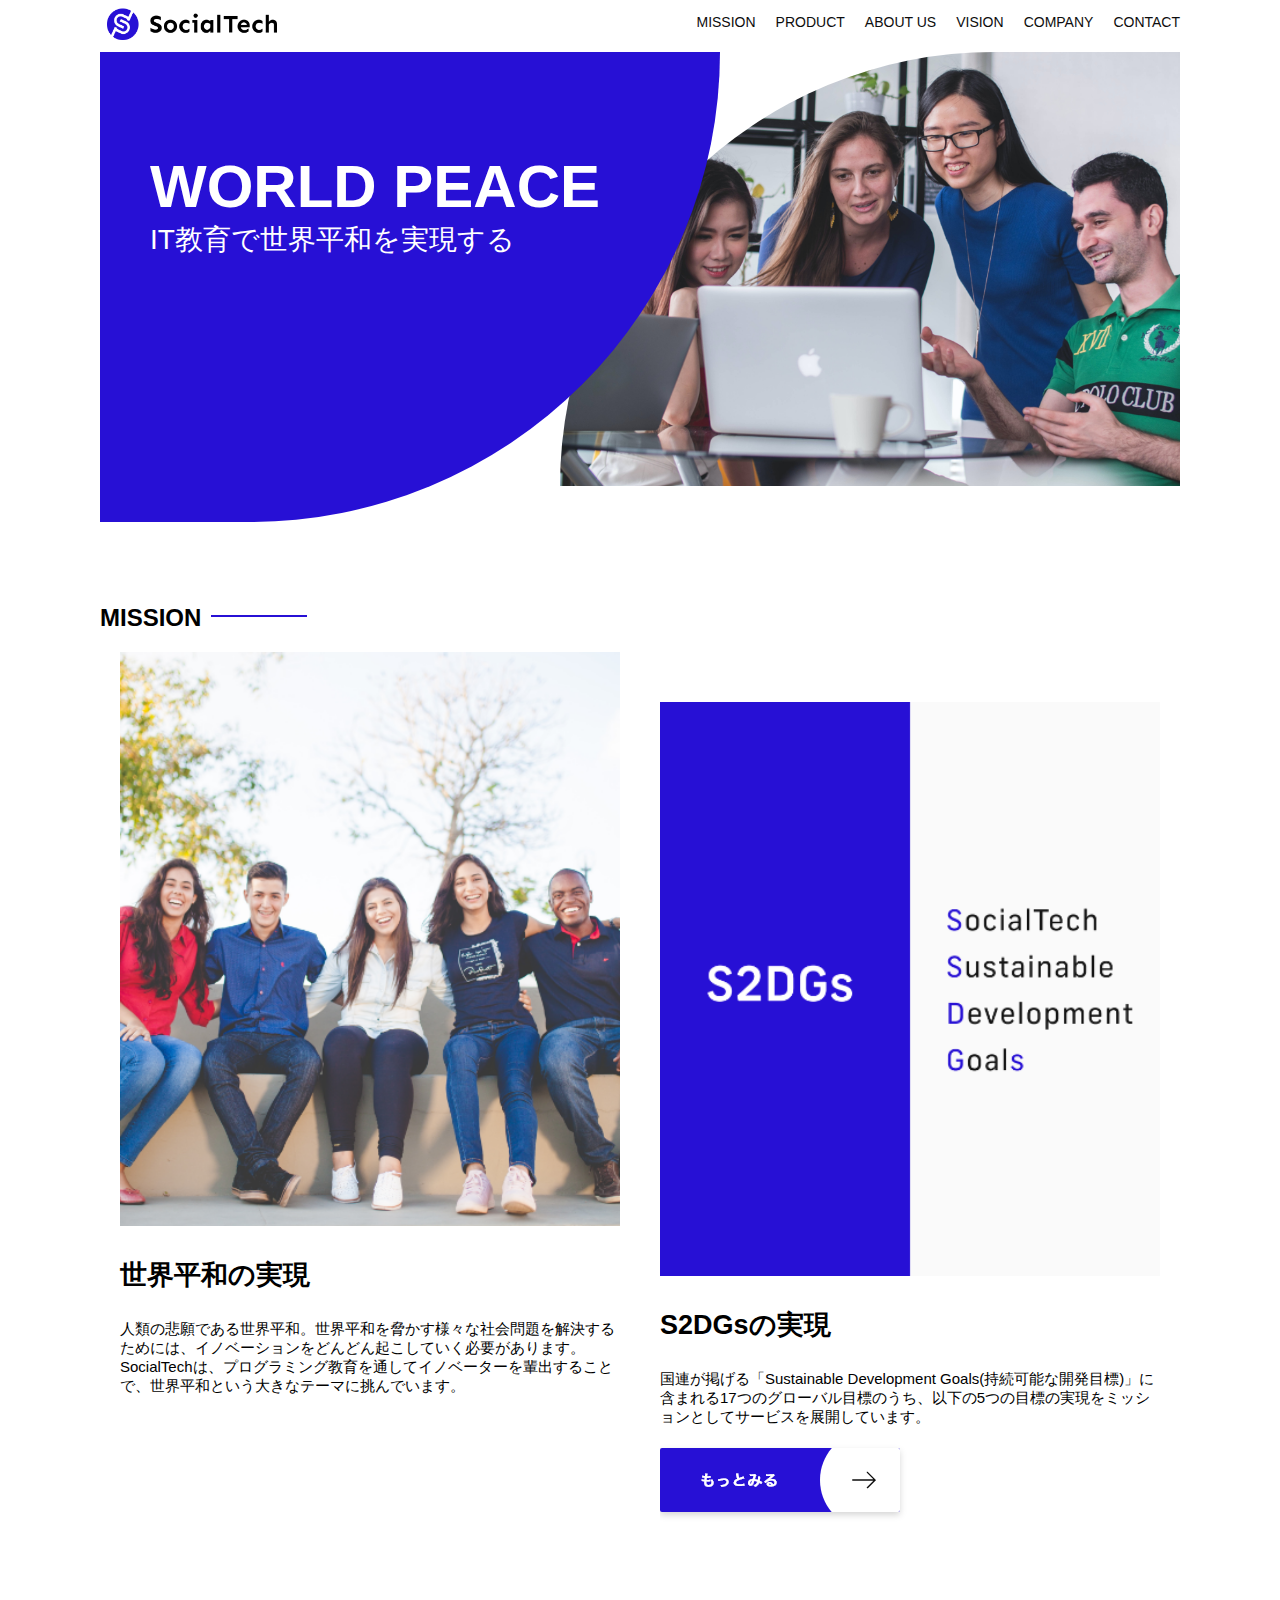
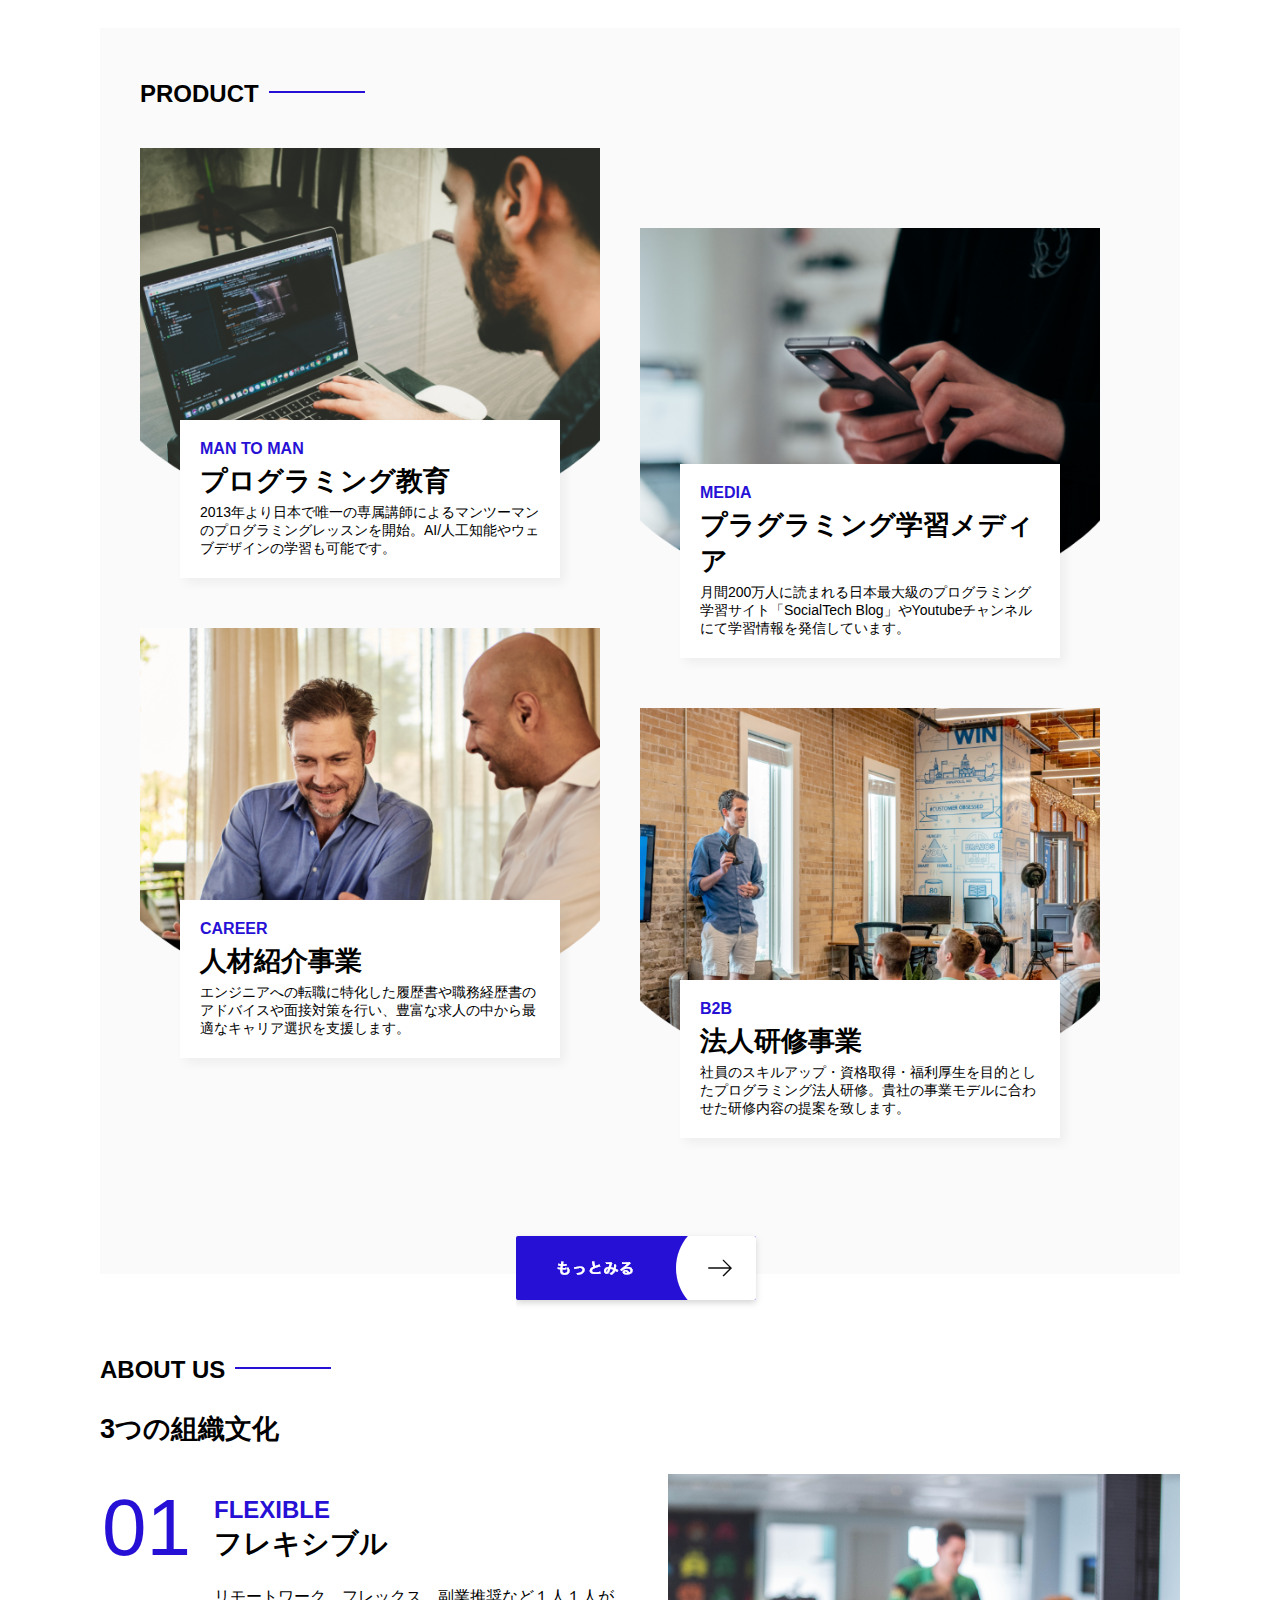
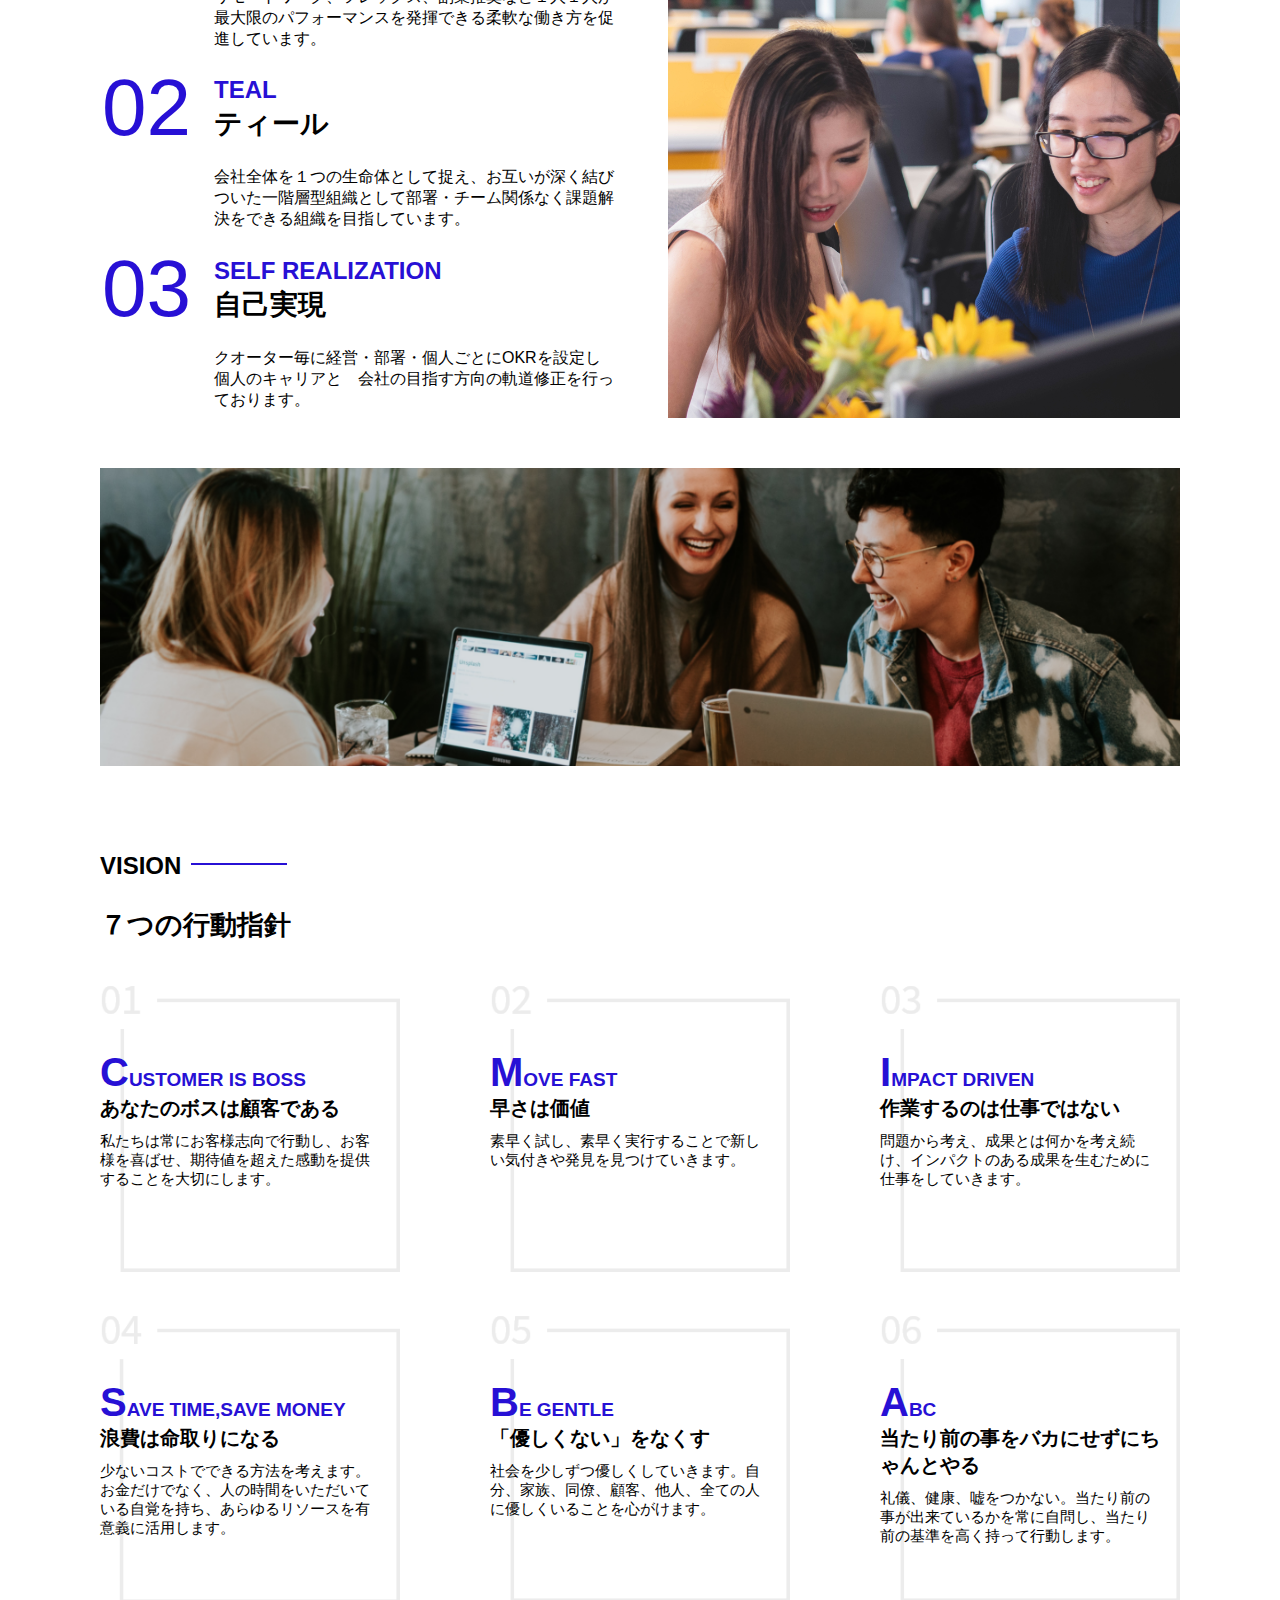
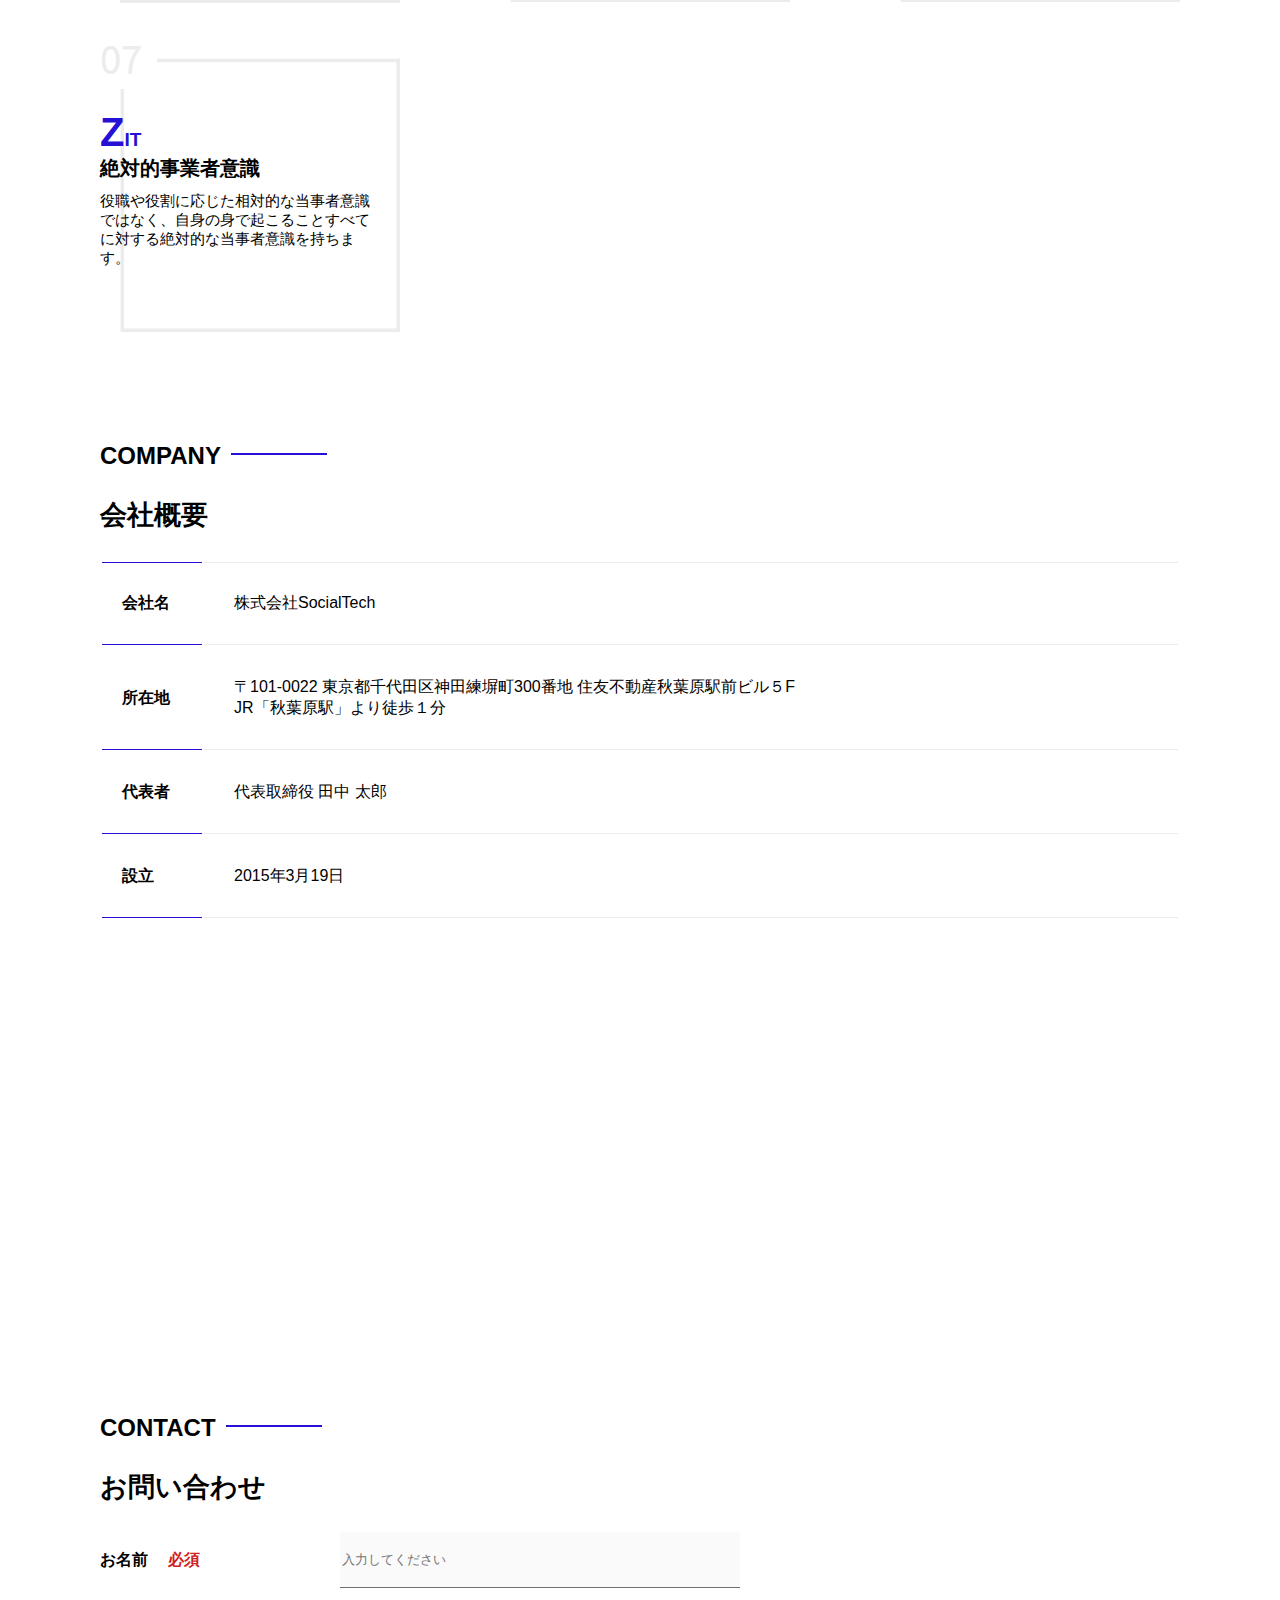
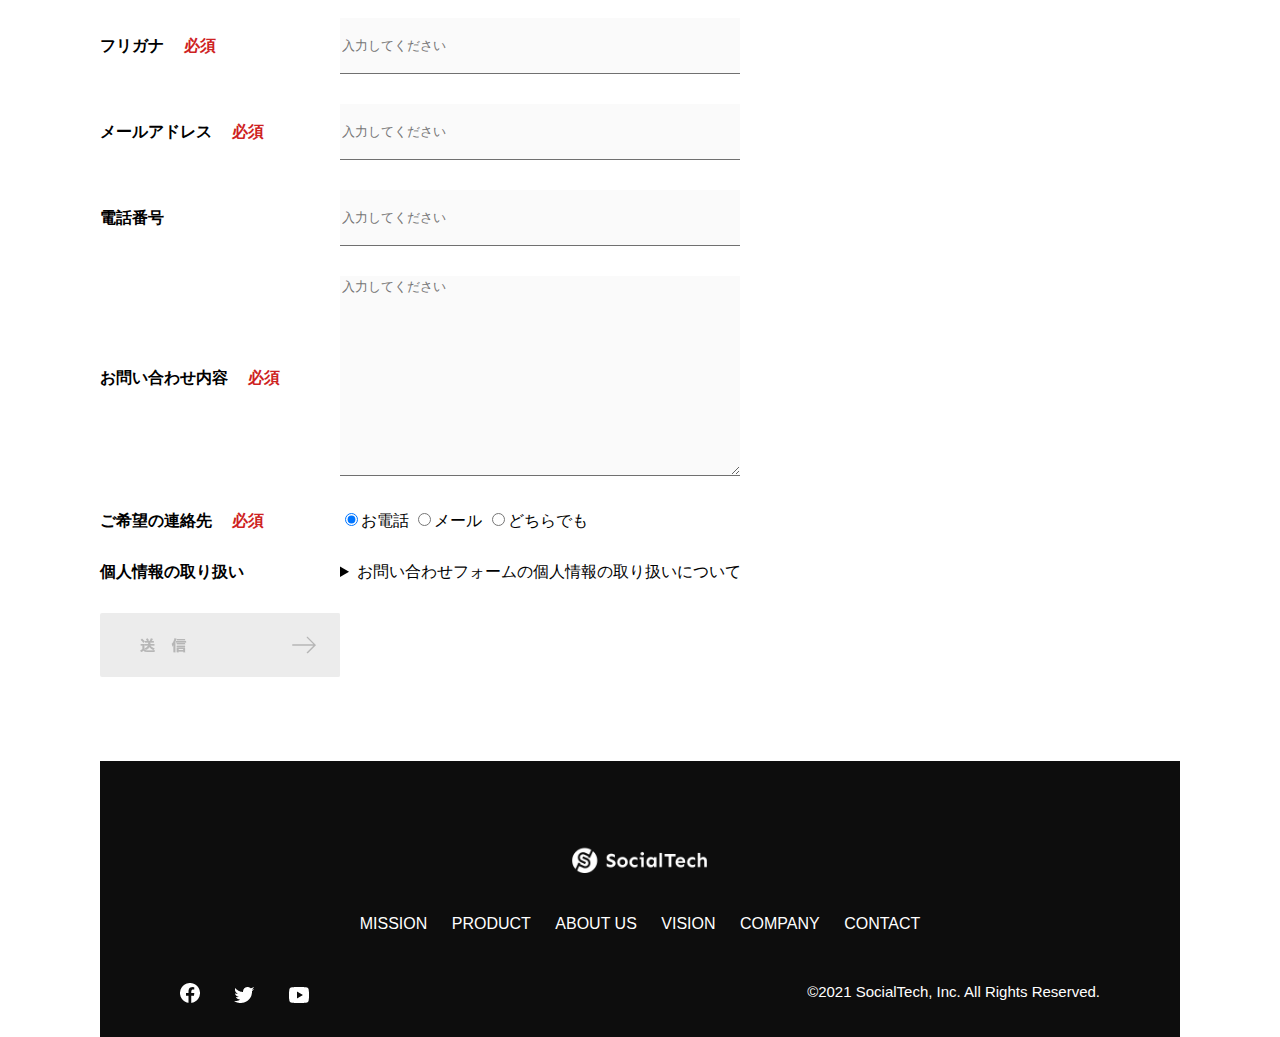
<file: socialtech/index.html>
<!DOCTYPE html>
<html>
    <head>
        <title>SocialTech</title>
        <meta charset="utf-8">
        <meta name="description" content="SocialTechはEdTech業界のリーディングカンパニーを目指します。">
        <meta name="viewport" content="width=device-width,initial-scale=1.0">
        <link rel="stylesheet" href="style.css">
    </head>

    <body>
        <!--ヘッダー-->
        <header>
            <!--ロゴ-->
            <a href="index.html" id="logo">
                <img src="images/logo.png" alt="トップページに戻る">
            </a>

            <!--PC用ナビゲーション-->
            <nav id="nav-pc">
                <ul>
                    <li><a href="mission.html">MISSION</a></li>
                    <li><a href="product.html">PRODUCT</a></li>
                    <li><a href="index.html#aboutus">ABOUT US</a></li>
                    <li><a href="index.html#vision">VISION</a></li>
                    <li><a href="index.html#company">COMPANY</a></li>
                    <li><a href="index.html#contact">CONTACT</a></li>
                </ul>
            </nav>

            <!--スマホ用メニューボタン-->
            <button id="menu-sp" onclick="document.getElementById('nav-sp').style.display = 'block'">
                <img src="images/button-menu.png" alt="ナビゲーションを開く">
            </button>
            <!--スマホ用ナビゲーション-->
            <div id="nav-sp">
                <button id="close" onclick="document.getElementById('nav-sp').style.display = 'none'">
                    <img src="images/button-close.png" alt="ナビゲーションを閉じる">
                </button>
                <nav>
                    <ul>
                        <li>
                            <a id="logo-sp" href="index.html" onclick="document.getElementById('nav-sp').style.display = 'none'"><img src="images/logo-sp.png" alt="トップページに戻る"></a>
                        </li>
                        <li><a class="menu" href="mission.html" onclick="document.getElementById('nav-sp').style.display = 'none'">MISSION</a></li>
                        <li><a class="menu" href="product.html" onclick="document.getElementById('nav-sp').style.display = 'none'">PRODUCT</a></li>
                        <li><a class="menu" href="index.html#aboutus" onclick="document.getElementById('nav-sp').style.display = 'none'">ABOUT US</a></li>
                        <li><a class="menu" href="index.html#vision" onclick="document.getElementById('nav-sp').style.display = 'none'">VISION</a></li>
                        <li><a class="menu" href="index.html#company" onclick="document.getElementById('nav-sp').style.display = 'none'">COMPANY</a></li>
                        <li><a class="menu" href="index.html#contact" onclick="document.getElementById('nav-sp').style.display = 'none'">CONTACT</a></li>
                    </ul>
                </nav>
                <div id="sns">
                    <a href="https://www.facebook.com/sejuku2013">
                        <img src="images/button-facebook.png" alt="Facebookのリンク">
                    </a>
                    <a href="https://twitter.com/samuraijuku">
                        <img src="images/button-twitter.png" alt="Twitterのリンク">
                    </a>
                    <a href="https://www.youtube.com/channel/UCCFOQO5aDK0xXam4cUQXT8g">
                        <img src="images/button-youtube.png" alt="YouTubeのリンク">
                    </a>

                </div>

            </div>

        </header>
                    
            <main>
                <article>
                    <!--メインビジュアル-->
                    <section id="main-visual">
                        <div id="main-message">
                            <h1>WORLD PEACE</h1>
                            <p>IT教育で世界平和を実現する</p>
                        </div>
                        <img src="images/index/index-main.png" alt="pcの周りに集まる多国籍の仲間たち">
                    </section>

                    <!--ミッション-->
                    <section id="mission">
                        <h2 class="index-h2">MISSION</h2>
                        <div id="mission-flex">
                            <div>
                                <img id="mission-photo" src="images/index/index-mission.png" alt="屋外のベンチで写真を撮影する多国籍の仲間たち">
                                <h3>世界平和の実現</h3>
                                <p>
                                    人類の悲願である世界平和。世界平和を脅かす様々な社会問題を解決するためには、イノベーションをどんどん起こしていく必要があります。SocialTechは、プログラミング教育を通してイノベーターを輩出することで、世界平和という大きなテーマに挑んでいます。
                                </p>
                            </div>

                            <div>
                                <img id="s2dgs" src="images/index/s2dgs.png" alt="S2DGs">
                                <h3>S2DGsの実現</h3>
                                <p>国連が掲げる「Sustainable Development Goals(持続可能な開発目標)」に含まれる17つのグローバル目標のうち、以下の5つの目標の実現をミッションとしてサービスを展開しています。</p>
                                <a href="mission.html">
                                    <img src="images/button-more.png" alt="もっとみる">
                                </a>
                            </div>
                        </div>
                    </section>
                    <!--プロダクト-->
                    <section id="product">
                        <h2 class="index-h2">PRODUCT</h2>
                        <div class="product-flex">
                            <div id="product-left">
                                <div>
                                    <img class="product-photo" src="images/index/index-mantoman.png" alt="PCでコードを書く男性">
                                    <div class="product-explain">
                                        <span>MAN TO MAN</span>
                                        <h3>プログラミング教育</h3>
                                        <p>2013年より日本で唯一の専属講師によるマンツーマンのプログラミングレッスンを開始。AI/人工知能やウェブデザインの学習も可能です。</p>
                                    </div>
                                </div>
                                <div>
                                    <img class="product-photo" src="images/index/index-career.png" alt="笑顔で話し合う2人の男性">
                                    <div class="product-explain">
                                        <span>CAREER</span>
                                        <h3>人材紹介事業</h3>
                                        <p>エンジニアへの転職に特化した履歴書や職務経歴書のアドバイスや面接対策を行い、豊富な求人の中から最適なキャリア選択を支援します。</p>
                                    </div>
                                </div>
                            </div>
                            

                            <div id="product-right">
                                <div>
                                    <img class="product-photo" src="images/index/index-media.png" alt="スマートフォンを操作する人">
                                    <div class="product-explain">
                                        <span>MEDIA</span>
                                        <h3>プラグラミング学習メディア</h3>
                                        <p>月間200万人に読まれる日本最大級のプログラミング学習サイト「SocialTech Blog」やYoutubeチャンネルにて学習情報を発信しています。</p>
                                    </div>
                                </div>
                                <div>
                                    <img class="product-photo" src="images/index/index-b2b.png" alt="講演中の男性とそれを聴く人々">
                                    <div class="product-explain">
                                        <span>B2B</span>
                                        <h3>法人研修事業</h3>
                                        <p>社員のスキルアップ・資格取得・福利厚生を目的としたプログラミング法人研修。貴社の事業モデルに合わせた研修内容の提案を致します。</p>
                                    </div>
                                </div>
                            </div>
                        </div>
                        <div id="product-more">
                            <a href="product.html">
                                <img src="images/button-more.png" alt="もっとみる">
                            </a>
                        </div>
                    </section>
                    
                    <!--about us-->
                    <section id="aboutus">
                        <h2 class="index-h2">ABOUT US</h2>
                        <h3>3つの組織文化</h3>
                        <div>
                            <table class="culture-table">
                                <tr>
                                    <td class="culture-num">01</td>
                                    <th><span class="culture-en">FLEXIBLE</span>
                                    <br>フレキシブル
                                    </th>
                                </tr>
                                <tr>
                                    <td><!--からのセル--></td>
                                    <td class="culture-description">リモートワーク、フレックス、副業推奨など１人１人が最大限のパフォーマンスを発揮できる柔軟な働き方を促進しています。</td>
                                </tr>
                                <tr>
                                    <td class="culture-num">02</td>
                                    <th><span class="culture-en">TEAL</span>
                                    <br>ティール</th>
                                </tr>
                                <tr>
                                    <td><!--からのセル--></td>
                                    <td class="culture-description">会社全体を１つの生命体として捉え、お互いが深く結びついた一階層型組織として部署・チーム関係なく課題解決をできる組織を目指しています。</td>
                                </tr>
                                <tr>
                                    <td class="culture-num">03</td>
                                    <th><span class="culture-en">SELF REALIZATION</span>
                                    <br>自己実現</th>
                                </tr>
                                <tr>
                                    <td><!--からのセル--></td>
                                    <td class="culture-description">クオーター毎に経営・部署・個人ごとにOKRを設定し個人のキャリアと　会社の目指す方向の軌道修正を行っております。</td>
                                </tr>
                            </table>
                            <img class="culture-img" src="images/index/index-aboutus1.png" alt="笑顔で話し合う２人の女性">
                        </div>
                        <img class="culture-img2" src="images/index/index-aboutus2.png" alt="笑顔で話し合う３人の男女">
                    </section>

                    <!--VISION-->
                    <section id="vision">
                        <h2 class="index-h2">VISION</h2>
                        <h3>７つの行動指針</h3>
                        <div>
                            <div class="vision-box">
                                <img src="images/index/vision-01.png" alt="01">
                                <div>
                                    <h4>CUSTOMER IS BOSS</h4>
                                    <h5>あなたのボスは顧客である</h5>
                                    <p>私たちは常にお客様志向で行動し、お客様を喜ばせ、期待値を超えた感動を提供することを大切にします。</p>
                                </div>
                            </div>

                            
                            <div class="vision-box">
                                <img src="images/index/vision-02.png" alt="02">
                                <div>
                                    <h4>MOVE FAST</h4>
                                    <h5>早さは価値</h5>
                                    <p>素早く試し、素早く実行することで新しい気付きや発見を見つけていきます。</p>
                                </div>
                            </div>
                            
                            <div class="vision-box">
                                <img src="images/index/vision-03.png" alt="03">
                                <div>
                                    <h4>IMPACT DRIVEN</h4>
                                    <h5>作業するのは仕事ではない</h5>
                                    <p>問題から考え、成果とは何かを考え続け、インパクトのある成果を生むために仕事をしていきます。</p>
                                </div>
                            </div>

                            <div class="vision-box">
                                <img src="images/index/vision-04.png" alt="04">
                                <div>
                                    <h4>SAVE TIME,SAVE MONEY</h4>
                                    <h5>浪費は命取りになる</h5>
                                    <p>少ないコストでできる方法を考えます。お金だけでなく、人の時間をいただいている自覚を持ち、あらゆるリソースを有意義に活用します。</p>
                                </div>
                            </div>

                            <div class="vision-box">
                                <img src="images/index/vision-05.png" alt="05">
                                <div>
                                    <h4>BE GENTLE</h4>
                                    <h5>「優しくない」をなくす</h5>
                                    <p>社会を少しずつ優しくしていきます。自分、家族、同僚、顧客、他人、全ての人に優しくいることを心がけます。</p>
                                </div>
                            </div>

                            <div class="vision-box">
                                <img src="images/index/vision-06.png" alt="06">
                                <div>
                                    <h4>ABC</h4>
                                    <h5>当たり前の事をバカにせずにちゃんとやる</h5>
                                    <p>礼儀、健康、嘘をつかない。当たり前の事が出来ているかを常に自問し、当たり前の基準を高く持って行動します。</p>
                                </div>
                            </div>

                            <div class="vision-box">
                                <img src="images/index/vision-07.png" alt="07">
                                <div>
                                    <h4>ZIT</h4>
                                    <h5>絶対的事業者意識</h5>
                                    <p>役職や役割に応じた相対的な当事者意識ではなく、自身の身で起こることすべてに対する絶対的な当事者意識を持ちます。</p>
                                </div>
                            </div>

                        </div>
                    </section>

                    <!--COMPANY-->
                    <section id="company">
                        <h2 class="index-h2">COMPANY</h2>
                        <h3>会社概要</h3>
                        <table id="company-table">
                            <tr>
                                <th class="tableheader tableheader-first">会社名</th>
                                <td class="cell cell-first">株式会社SocialTech</td>
                            </tr>
                            <tr>
                                <th class="tableheader">所在地</th>
                                <td class="cell">〒101-0022 東京都千代田区神田練塀町300番地 住友不動産秋葉原駅前ビル５F<br>JR「秋葉原駅」より徒歩１分</td>
                            </tr>
                            <tr>
                                <th class="tableheader">代表者</th>
                                <td class="cell">代表取締役 田中 太郎</td>
                            </tr>
                            <tr>
                                <th class="tableheader">設立</th>
                                <td class="cell">2015年3月19日</td>
                            </tr>
                        </table>

                        <iframe src="https://www.google.com/maps/embed?pb=!1m18!1m12!1m3!1d12960.272654734492!2d139.7643743133929!3d35.69994018866118!2m3!1f0!2f0!3f0!3m2!1i1024!2i768!4f13.1!3m3!1m2!1s0x60188fee13660e23%3A0x77137876edf742ac!2z5L2P5Y-L5LiN5YuV55Sj56eL6JGJ5Y6f6aeF5YmN44OT44Or!5e0!3m2!1sja!2sjp!4v1724547196141!5m2!1sja!2sjp" 
                        style="border:0;" allowfullscreen="" loading="lazy" ></iframe>
                    </section>

                    <!--CONTACT-->
                    <section id="contact">
                        <h2 class="index-h2">CONTACT</h2>
                        <h3>お問い合わせ</h3>
                        <form>
                            <div>
                                <div class="contact-heading">
                                    <label class="contact-label">お名前<span class="contact-span">必須</span></label>
                                </div>
                                <div>
                                    <input type="text" name="name" placeholder="入力してください" class="contact-textbox">
                                </div>
                            </div>

                            <div>
                                <div class="contact-heading">
                                    <label class="contact-label">フリガナ<span class="contact-span">必須</span></label>
                                </div>
                                <div>
                                    <input type="text" name="hurigana" placeholder="入力してください" class="contact-textbox">
                                </div>
                            </div>

                            <div>
                                <div class="contact-heading">
                                    <label class="contact-label">メールアドレス<span class="contact-span">必須</span></label>
                                </div>
                                <div>
                                    <input type="text" name="email" placeholder="入力してください" class="contact-textbox">
                                </div>
                            </div>

                            <div>
                                <div class="contact-heading">
                                    <label class="contact-label">電話番号</label>
                                </div>
                                <div>
                                    <input type="text" name="tel" placeholder="入力してください" class="contact-textbox">
                                </div>
                            </div>

                            <div>
                                <div class="contact-heading">
                                    <label class="contact-label">お問い合わせ内容<span class="contact-span">必須</span></label>
                                </div>
                                <div>
                                    <textarea class="contact-textarea" placeholder="入力してください" name="message"></textarea>
                                </div>
                            </div>

                            <div>
                                <div class="contact-heading">
                                    <label class="contact-label">ご希望の連絡先<span class="contact-span">必須</span></label>
                                </div>
                                <div>
                                    <input class="radiobutton" type="radio" value="tel" name="contact" checked><label>お電話</label>
                                    <input class="radiobutton" type="radio" value="mail" name="contact"><label>メール</label>
                                    <input class="radiobutton" type="radio" value="both" name="contact"><label>どちらでも</label>
                                </div>
                            </div>

                            <div>
                                <div class="contact-heading">
                                    <label class="contact-label">個人情報の取り扱い</label>
                                </div>
                                <div>
                                    <details>
                                        <summary>お問い合わせフォームの個人情報の取り扱いについて</summary>
                                        <div>
                                            <dl>
                                                <dt>1.組織の名称又は氏名</dt>
                                                <dd>株式会社SocialTech</dd>

                                                <dt>2.個人情報保護管理者（若しくはその代理人）の氏名又は職名、所属及び連絡先</dt>
                                                <dd>
                                                    <p>鈴木 一郎 コーポレート部</p>
                                                    <p>メールアドレス:samurai@example.com</p>
                                                    <p>TEL:03-1234-5678</p>
                                                </dd>

                                                <dt>3.個人情報の利用目的</dt>
                                                <dd>
                                                    <ul>
                                                        <li>本サービス及び本サービスに関連する情報の提供又はそれらに関する連絡のため</li>
                                                        <li>ユーザーの本人確認のため</li>
                                                        <li>当社サービスのご案内のため</li>
                                                        <li>当社の商品等の広告または宣伝（電子メールによるものを含むものとします。）</li>
                                                    </ul>
                                                </dd>

                                                <dt>4.個人情報の取り扱い業務の委託</dt>
                                                <dd>個人情報の取扱業務の全部または一部を外部に業務委託する場合があります。その際、弊社は、個人情報を適切に保護できる管理体制を敷き実行していることを条件として委託先を厳選したうえで、機密保持契約を委託先と締結し、お客様の個人情報を厳密に管理させます。</dd>

                                                <dt>5.個人情報の開示等の請求</dt>
                                                <dd>お客様は、弊社に対してご自身の個人情報の開示等（利用目的の通知、開示、内容の訂正・追加・削除、利用の停止または消去、第三者への提供の停止）に関して、当社問合わせ窓口に申し出ることができます。<br>
                                                    その際、弊社はお客様ご本人を確認させていただいたうえで、合理的な期間内に対応いたします。<br>
                                                    なお、個人情報に関する弊社問合わせ先は、次の通りです。</dd>
                                                <dd>
                                                    <p>株式会社SocialTech　個人情報問合せ窓口</p>
                                                    <p>〒150-0043　東京都千代田区神田練塀町300番地 住友不動産秋葉原駅前ビル5F</p>
                                                    <p>メールアドレス：samurai@example.com　TEL：03-1234-5678</p>
                                                </dd>
                                                <dt>6.個人情報を提供されることの任意性について</dt>
                                                <dd>お客様がご自身の個人情報を弊社に提供されるか否かは、お客様のご判断によりますが、もしご提供されない場合には、適切なサービスが提供できない場合がありますので予めご了承ください。</dd>
                                            </dl>
                                        </div>
                                    </detail>  
                                    <input type="checkbox" name="agree">
                                    <span>個人情報の取り扱いについて同意いただける場合は、チェックをしてください。</span>
                                </div>
                            </div>
                            <input type="image" src="images/button-submit.png" alt="送信する">
                        </form>
                    </section>
                </article>
            </main>

            <!--footer-->
            <footer>
                <div id="footer-logo">
                    <img src="images/logo-sp.png" alt="SocialTech">
                </div>

                <div id="footer-link">
                    <a href="mission.html">MISSION</a>
                    <a href="product.html">PRODUCT</a>
                    <a href="index.html#aboutus">ABOUT US</a>
                    <a href="index.html#vision">VISION</a>
                    <a href="index.html#company">COMPANY</a>
                    <a href="index.html#contact">CONTACT</a>
                </div>

                <div id="sns-footer">
                    <div class="sns-btns">
                        <a href="https://www.facebook.com/sejuku2013"><img src="images/button-facebook.png" alt="Facebookのリンク"></a>
                        <a href="https://twitter.com/samuraijuku"><img src="images/button-twitter.png" alt="Twitterのリンク"></a>
                        <a href="https://www.youtube.com/channel/UCCFOQO5aDK0xXam4cUQXT8g"><img src="images/button-youtube.png" alt="YouTubeのリンク"></a>
                    </div>
                    <p id="copyright">&copy;2021 SocialTech, Inc. All Rights Reserved.</p>
                </div>

            </footer>
    </body>
</html>
</file>
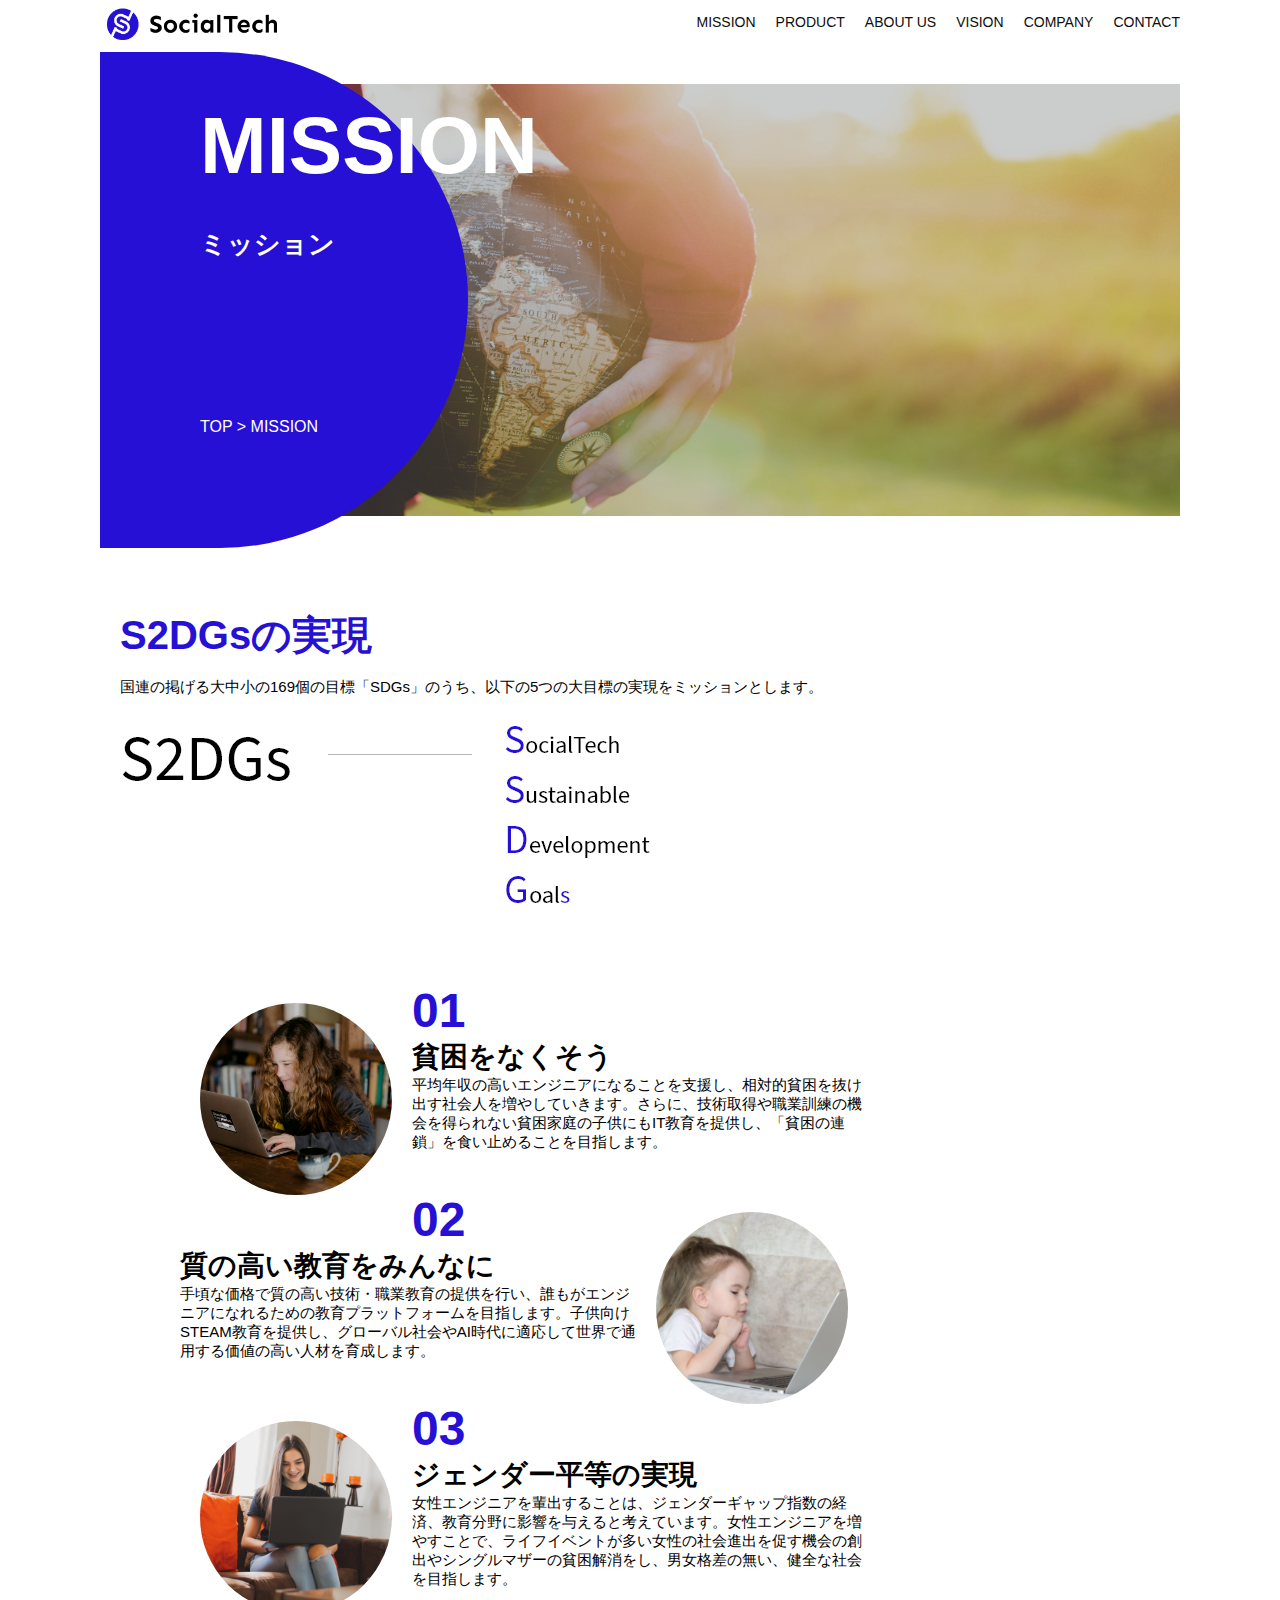
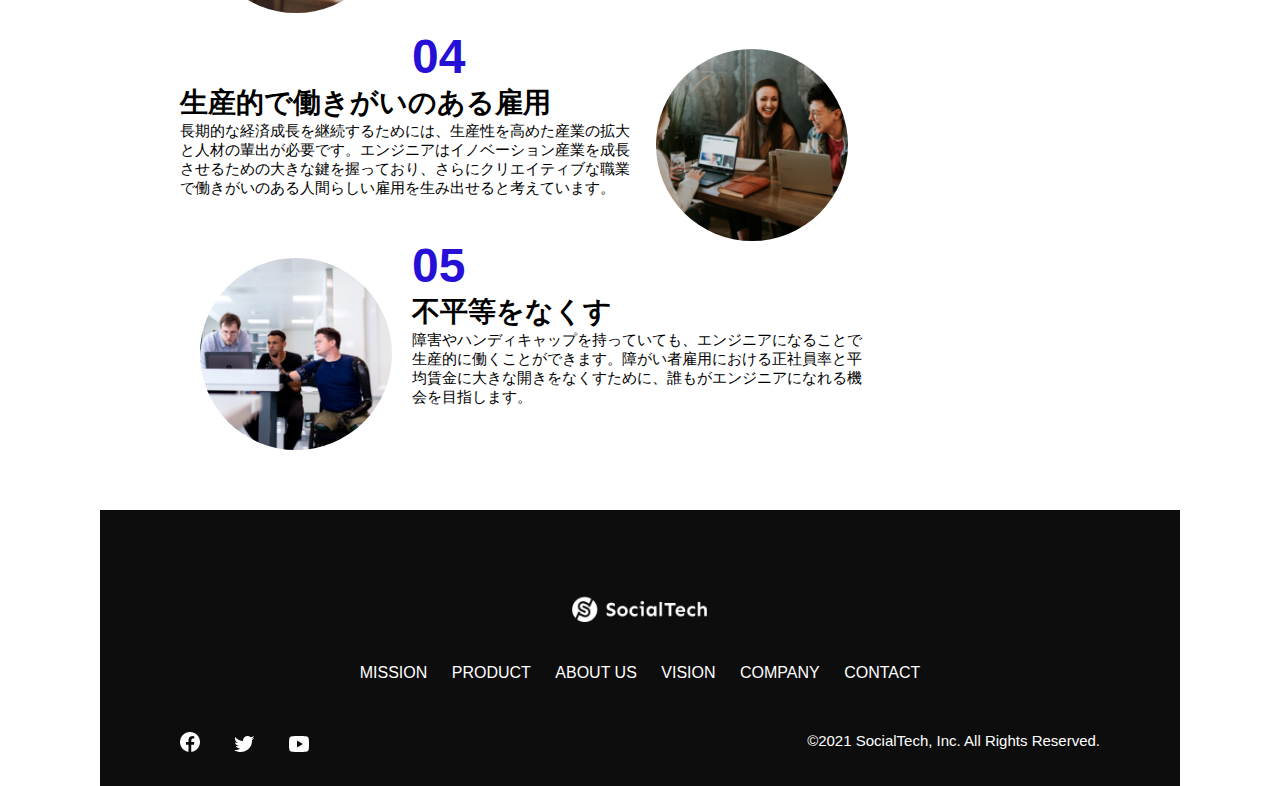
<file: socialtech/mission.html>
<!DOCTYPE html>
<html>
    <head>
        <title>SocialTech - MISSION ミッション -</title>
        <meta charset="utf-8">
        <meta name="description" content="SocialTechが目指す５つの目標（S2DGs）を紹介します">
        <meta name="viewport" content="width=device-width, initial-scale=1.0">
        <link rel="stylesheet" href="style.css">
    </head>

    <body>
        <!--ヘッダー-->
        <header>
            <!--ロゴ-->
            <a href="index.html" id="logo">
                <img src="images/logo.png" alt="トップページに戻る">
            </a>
            <!--pc用ナビゲーション-->
            <nav id="nav-pc">
                <ul>
                    <li><a href="mission.html">MISSION</a></li>
                    <li><a href="product.html">PRODUCT</a></li>
                    <li><a href="index.html#aboutus">ABOUT US</a></li>
                    <li><a href="index.html#vision">VISION</a></li>
                    <li><a href="index.html#company">COMPANY</a></li>
                    <li><a href="index.html#contact">CONTACT</a></li>
                </ul>
            </nav>
            <!--スマホ用メニューボタン-->
            <button id="menu-sp" onclick="document.getElementById('nav-sp').style.display = 'block'">
                <img src="images/button-menu.png" alt="ナビゲーションを開く">
            </button>
            <!--スマホ用ナビゲーション-->
            <div id="nav-sp">
                <button id="close" onclick="document.getElementById('nav-sp').style.display = 'none'">
                    <img src="images/button-close.png" alt="ナビゲーションを閉じる">
                </button>
                <nav>
                    <ul>
                        <li><a id="logo-sp" href="index.html" onclick="document.getElementById('nav-sp').style.display = 'none'"><img src="images/logo-sp.png" alt="トップページに戻る"></a></li>
                        <li><a class="menu" href="mission.html" onclick="document.getElementById('nav-sp').style.display = 'none'">MISSION</a></li>
                        <li><a class="menu" href="product.html" onclick="document.getElementById('nav-sp').style.display = 'none'">PRODUCT</a></li>
                        <li><a class="menu" href="index.html#aboutus" onclick="document.getElementById('nav-sp').style.display = 'none'">ABOUT US</a></li>
                        <li><a class="menu" href="index.html#vision" onclick="document.getElementById('nav-sp').style.display = 'none'">VISION</a></li>
                        <li><a class="menu" href="index.html#company" onclick="document.getElementById('nav-sp').style.display = 'none'">COMPANY</a></li>
                        <li><a class="menu" href="index.html#contact" onclick="document.getElementById('nav-sp').style.display = 'none'">CONTACT</a></li>
                    </ul>
                </nav>
                <div id="sns">
                    <a href="https://www.facebook.com/sejuku2013">
                        <img src="images/button-facebook.png" alt="Facebookのリンク">
                    </a>
                    <a href="https://twitter.com/samuraijuku">
                        <img src="images/button-twitter.png" alt="Twitterのリンク">
                    </a>
                    <a href="https://www.youtube.com/channel/UCCFOQO5aDK0xXam4cUQXT8g">
                        <img src="images/button-youtube.png" alt="YouTubeのリンク">
                    </a>
                </div>
            </div>
        </header>

        <main>
            <article>
                <section id="mission-main">
                    <div class="mission-main-inner">
                        <div id="mission-title">
                            <h1>MISSION<br><span>ミッション</span></h1>
                            <p>TOP > MISSION</p>
                        </div>
                    </div>
                </section>

                <section id="mission-s2dgs">
                    <h2 class="mission-h2">S2DGsの実現</h2>
                    <p>国連の掲げる大中小の169個の目標「SDGs」のうち、以下の5つの大目標の実現をミッションとします。</p>
                    <img src="images/mission/mission-s2dgs.png" alt="S2DGs">
                </section>

                <section id="mission-five-goals">
                    <div class="five-goals-image">
                        <img src="images/mission/mission-5goals.png" alt="5Goals">
                    </div>

                    <div class="five-goals-read">
                        <div>
                            <img class="fivegoals-image-left" src="images/mission/mission-5goals01.png" alt="pcを操作する女の子">
                            <span class="fivegoals-number">01</span>
                            <h3 class="fivegoals-h3">貧困をなくそう</h3>
                            <P class="fivegoals-p">平均年収の高いエンジニアになることを支援し、相対的貧困を抜け出す社会人を増やしていきます。さらに、技術取得や職業訓練の機会を得られない貧困家庭の子供にもIT教育を提供し、「貧困の連鎖」を食い止めることを目指します。</P>
                        </div>
                        <div>
                            <img class="fivegoals-image-right" src="images/mission/mission-5goals02.png" alt="pcを見つめる小さい女の子">
                            <span class="fivegoals-number">02</span>
                            <h3 class="fivegoals-h3">質の高い教育をみんなに</h3>
                            <P class="fivegoals-p">手頃な価格で質の高い技術・職業教育の提供を行い、誰もがエンジニアになれるための教育プラットフォームを目指します。子供向けSTEAM教育を提供し、グローバル社会やAI時代に適応して世界で通用する価値の高い人材を育成します。</P>
                        </div>
                        <div>
                            <img class="fivegoals-image-left" src="images/mission/mission-5goals03.png" alt="pcを操作する女性">
                            <span class="fivegoals-number">03</span>
                            <h3 class="fivegoals-h3">ジェンダー平等の実現</h3>
                            <P class="fivegoals-p">女性エンジニアを輩出することは、ジェンダーギャップ指数の経済、教育分野に影響を与えると考えています。女性エンジニアを増やすことで、ライフイベントが多い女性の社会進出を促す機会の創出やシングルマザーの貧困解消をし、男女格差の無い、健全な社会を目指します。</P>
                        </div>
                        <div><img class="fivegoals-image-right" src="images/mission/mission-5goals04.png" alt="笑顔で話し合う３人の男女">
                            <span class="fivegoals-number">04</span>
                            <h3 class="fivegoals-h3">生産的で働きがいのある雇用</h3>
                            <P class="fivegoals-p">長期的な経済成長を継続するためには、生産性を高めた産業の拡大と人材の輩出が必要です。エンジニアはイノベーション産業を成長させるための大きな鍵を握っており、さらにクリエイティブな職業で働きがいのある人間らしい雇用を生み出せると考えています。</P>
                        </div>
                        <div>
                            <img class="fivegoals-image-left" src="images/mission/mission-5goals05.png" alt="障害を持つ男性が生き生きと働く様子">
                            <span class="fivegoals-number">05</span>
                            <h3 class="fivegoals-h3">不平等をなくす</h3>
                            <P class="fivegoals-p">障害やハンディキャップを持っていても、エンジニアになることで生産的に働くことができます。障がい者雇用における正社員率と平均賃金に大きな開きをなくすために、誰もがエンジニアになれる機会を目指します。</P>
                        </div>
                    </div>

                </section>

            </article>
        </main>

        <footer>
            <div id="footer-logo">
                <img src="images/logo-sp.png" alt="SocialTech">
            </div>

            <div id="footer-link">
                <a href="mission.html">MISSION</a>
                <a href="product.html">PRODUCT</a>
                <a href="index.html#aboutus">ABOUT US</a>
                <a href="index.html#vision">VISION</a>
                <a href="index.html#company">COMPANY</a>
                <a href="index.html#contact">CONTACT</a>
            </div>

            <div id="sns-footer">
                <div class="sns-btns">
                    <a href="https://www.facebook.com/sejuku2013"><img src="images/button-facebook.png" alt="Facebookのリンク"></a>
                    <a href="https://twitter.com/samuraijuku"><img src="images/button-twitter.png" alt="Twitterのリンク"></a>
                    <a href="https://www.youtube.com/channel/UCCFOQO5aDK0xXam4cUQXT8g"><img src="images/button-youtube.png" alt="YouTubeのリンク"></a>
                </div>
                <p id="copyright">&copy;2021 SocialTech, Inc. All Rights Reserved.</p>
            </div>
        </footer>
    </body>
</html>
</file>
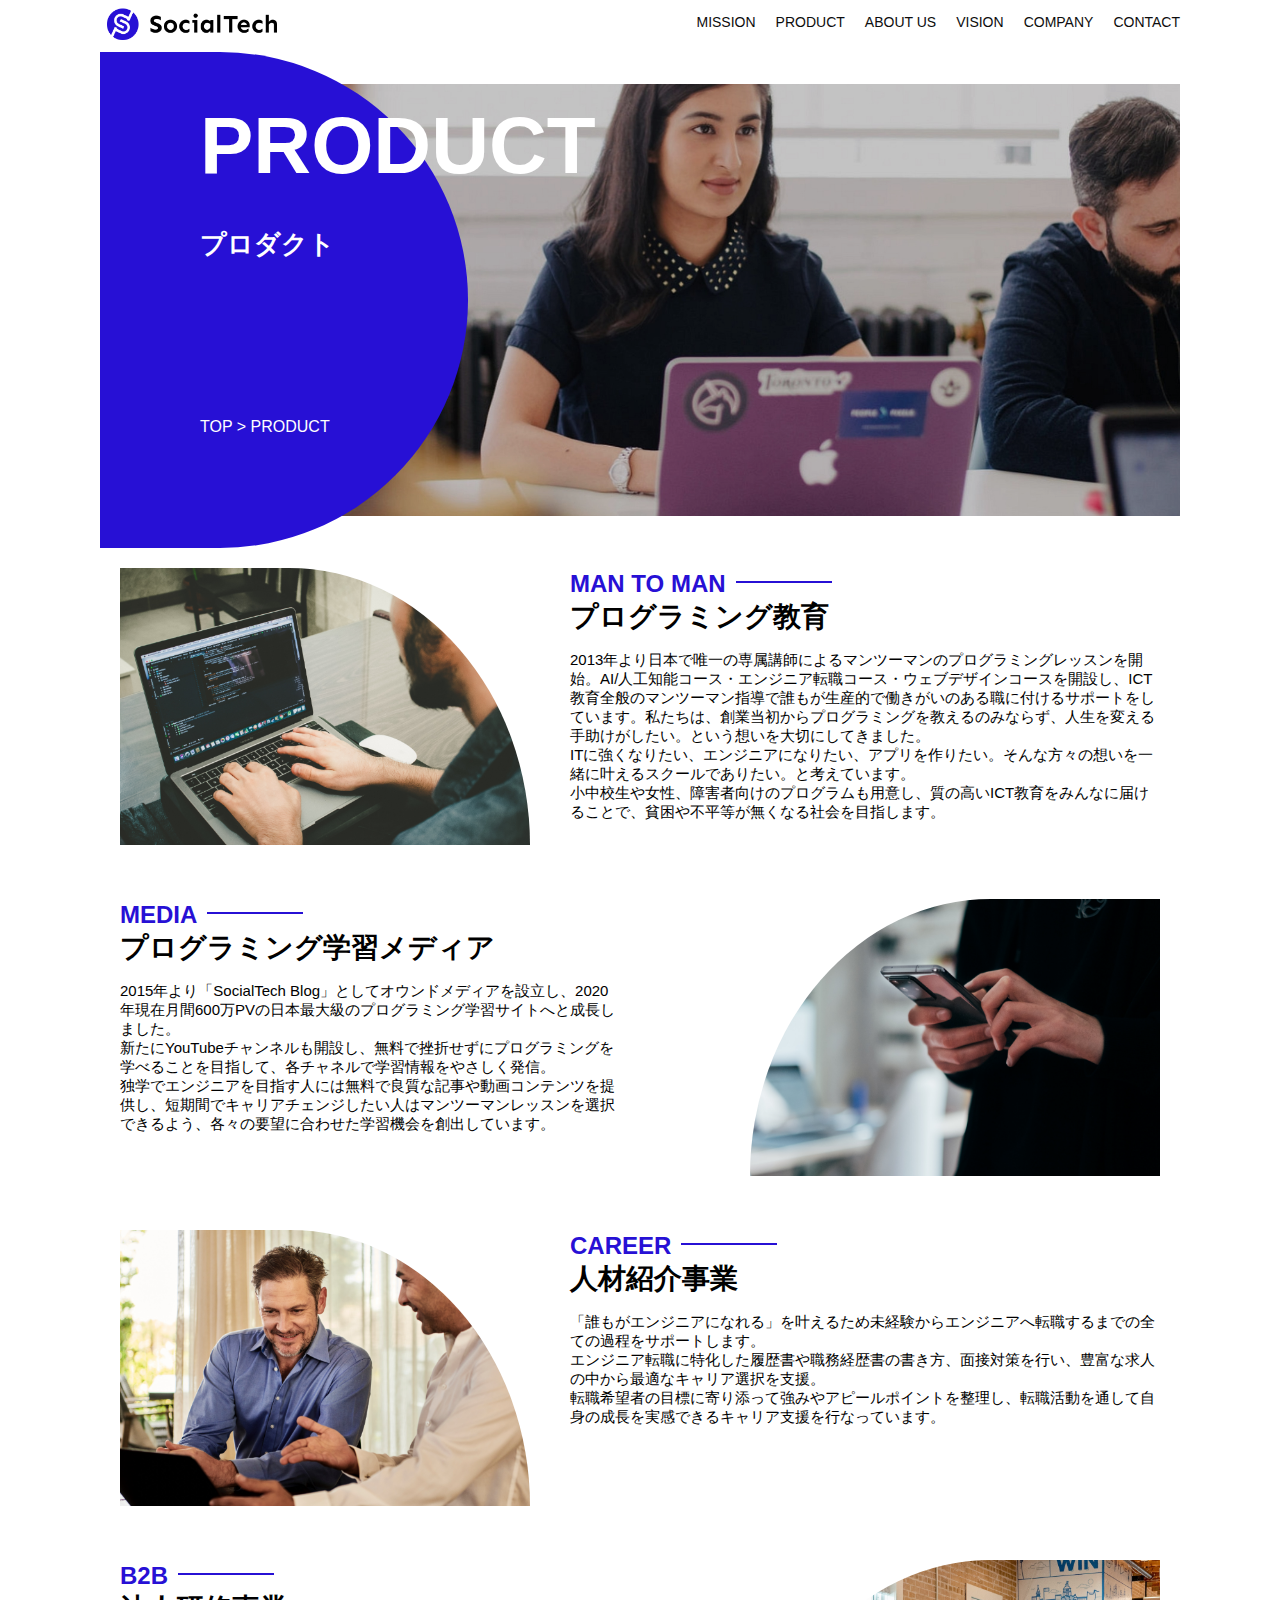
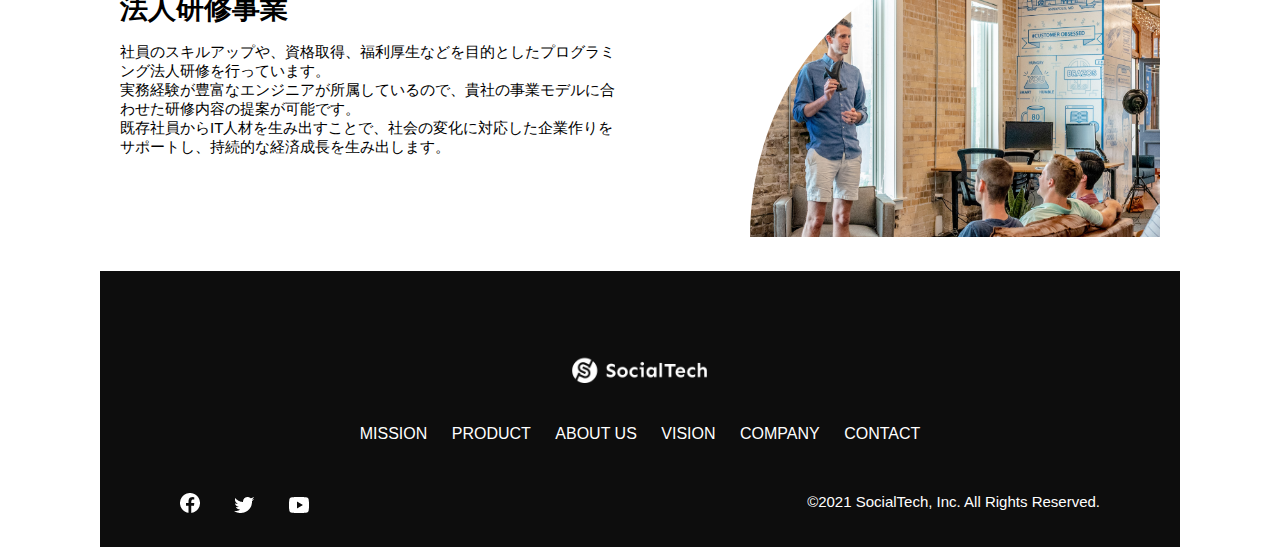
<file: socialtech/product.html>
<!DOCTYPE html>
<html>
    <head>
        <title>SocialTech -PRODUCT プロダクト -</title>
        <meta charset="utf-8">
        <meta name="description" content="SocialTechの4つのプロダクトを紹介します。">
        <meta name="viewport" content="width=device-width, initial-scale=1.0">
        <link rel="stylesheet" href="style.css">
    </head>

    <body>
        <!--ヘッダー-->
        <header>
            <!--ロゴ-->
            <a href="index.html" id="logo">
                <img src="images/logo.png" alt="トップページに戻る">
            </a>
            <!--pc用ナビゲーション-->
            <nav id="nav-pc">
                <ul>
                    <li><a href="mission.html">MISSION</a></li>
                    <li><a href="product.html">PRODUCT</a></li>
                    <li><a href="index.html#aboutus">ABOUT US</a></li>
                    <li><a href="index.html#vision">VISION</a></li>
                    <li><a href="index.html#company">COMPANY</a></li>
                    <li><a href="index.html#contact">CONTACT</a></li>
                </ul>
            </nav>
            <!--スマホ用メニューボタン-->
            <button id="menu-sp" onclick="document.getElementById('nav-sp').style.display = 'block'">
                <img src="images/button-menu.png" alt="ナビゲーションを開く">
            </button>
            <!--スマホ用ナビゲーション-->
            <div id="nav-sp">
                <button id="close" onclick="document.getElementById('nav-sp').style.display = 'none'">
                    <img src="images/button-close.png" alt="ナビゲーションを閉じる">
                </button>
                <nav>
                    <ul>
                        <li><a id="logo-sp" href="index.html" onclick="document.getElementById('nav-sp').style.display = 'none'"><img src="images/logo-sp.png" alt="トップページに戻る"></a></li>
                        <li><a class="menu" href="mission.html" onclick="document.getElementById('nav-sp').style.display = 'none'">MISSION</a></li>
                        <li><a class="menu" href="product.html" onclick="document.getElementById('nav-sp').style.display = 'none'">PRODUCT</a></li>
                        <li><a class="menu" href="index.html#aboutus" onclick="document.getElementById('nav-sp').style.display = 'none'">ABOUT US</a></li>
                        <li><a class="menu" href="index.html#vision" onclick="document.getElementById('nav-sp').style.display = 'none'">VISION</a></li>
                        <li><a class="menu" href="index.html#company" onclick="document.getElementById('nav-sp').style.display = 'none'">COMPANY</a></li>
                        <li><a class="menu" href="index.html#contact" onclick="document.getElementById('nav-sp').style.display = 'none'">CONTACT</a></li>
                    </ul>
                </nav>
                <div id="sns">
                    <a href="https://www.facebook.com/sejuku2013">
                        <img src="images/button-facebook.png" alt="Facebookのリンク">
                    </a>
                    <a href="https://twitter.com/samuraijuku">
                        <img src="images/button-twitter.png" alt="Twitterのリンク">
                    </a>
                    <a href="https://www.youtube.com/channel/UCCFOQO5aDK0xXam4cUQXT8g">
                        <img src="images/button-youtube.png" alt="YouTubeのリンク">
                    </a>
                </div>
            </div>
        </header>

        <main>
            <article>
                <section id="product-main">
                    <div class="product-main-inner">
                        <div id="product-title">
                            <h1>PRODUCT<br><span>プロダクト</span></h1>
                            <p>TOP > PRODUCT</p>
                        </div>
                    </div>
                </section>

                <section class="product-section product-section-left">
                    <div class="product-section-img">
                        <img src="images/product/product-mantoman.png" alt="PCでコードを書く男性">
                    </div>
                    <div class="product-read">
                        <h2 class="product-h2">MAN TO MAN</h2>
                        <h3 class="product-h3">プログラミング教育</h3>
                        <p>2013年より日本で唯一の専属講師によるマンツーマンのプログラミングレッスンを開始。AI/人工知能コース・エンジニア転職コース・ウェブデザインコースを開設し、ICT教育全般のマンツーマン指導で誰もが生産的で働きがいのある職に付けるサポートをしています。私たちは、創業当初からプログラミングを教えるのみならず、人生を変える手助けがしたい。という想いを大切にしてきました。<br>ITに強くなりたい、エンジニアになりたい、アプリを作りたい。そんな方々の想いを一緒に叶えるスクールでありたい。と考えています。<br>小中校生や女性、障害者向けのプログラムも用意し、質の高いICT教育をみんなに届けることで、貧困や不平等が無くなる社会を目指します。</p>
                    </div>
                </section>

                <section class="product-section product-section-right">
                    <div class="product-read">
                        <h2 class="product-h2">MEDIA</h2>
                        <h3 class="product-h3">プログラミング学習メディア</h3>
                        <p>2015年より「SocialTech Blog」としてオウンドメディアを設立し、2020年現在月間600万PVの日本最大級のプログラミング学習サイトへと成長しました。<br>新たにYouTubeチャンネルも開設し、無料で挫折せずにプログラミングを学べることを目指して、各チャネルで学習情報をやさしく発信。<br>独学でエンジニアを目指す人には無料で良質な記事や動画コンテンツを提供し、短期間でキャリアチェンジしたい人はマンツーマンレッスンを選択できるよう、各々の要望に合わせた学習機会を創出しています。</p>
                    </div>
                    <div class="product-section-img">
                        <img src="images/product/product-media.png" alt="スマートフォンを操作する人">
                    </div>
                </section>

                <section class="product-section product-section-left">
                    <div class="product-section-img">
                        <img src="images/product/product-career.png" alt="笑顔で話し合う2人の男性">
                    </div>
                    <div class="product-read">
                        <h2 class="product-h2">CAREER</h2>
                        <h3 class="product-h3">人材紹介事業</h3>
                        <p>「誰もがエンジニアになれる」を叶えるため未経験からエンジニアへ転職するまでの全ての過程をサポートします。<br>エンジニア転職に特化した履歴書や職務経歴書の書き方、面接対策を行い、豊富な求人の中から最適なキャリア選択を支援。<br>転職希望者の目標に寄り添って強みやアピールポイントを整理し、転職活動を通して自身の成長を実感できるキャリア支援を行なっています。<br></p>
                    </div>
                </section>

                <section class="product-section product-section-right">
                    <div class="product-read">
                        <h2 class="product-h2">B2B</h2>
                        <h3 class="product-h3">法人研修事業</h3>
                        <p>社員のスキルアップや、資格取得、福利厚生などを目的としたプログラミング法人研修を行っています。<br>実務経験が豊富なエンジニアが所属しているので、貴社の事業モデルに合わせた研修内容の提案が可能です。<br>既存社員からIT人材を生み出すことで、社会の変化に対応した企業作りをサポートし、持続的な経済成長を生み出します。</p>
                    </div>
                    <div class="product-section-img">
                        <img src="images/product/product-b2b.png" alt="講演中の男性とそれを聴く人々">
                    </div>
                </section>

            </article>
        </main>

        <footer>
            <div id="footer-logo">
                <img src="images/logo-sp.png" alt="SocialTech">
            </div>

            <div id="footer-link">
                <a href="mission.html">MISSION</a>
                <a href="product.html">PRODUCT</a>
                <a href="index.html#aboutus">ABOUT US</a>
                <a href="index.html#vision">VISION</a>
                <a href="index.html#company">COMPANY</a>
                <a href="index.html#contact">CONTACT</a>
            </div>

            <div id="sns-footer">
                <div class="sns-btns">
                    <a href="https://www.facebook.com/sejuku2013"><img src="images/button-facebook.png" alt="Facebookのリンク"></a>
                    <a href="https://twitter.com/samuraijuku"><img src="images/button-twitter.png" alt="Twitterのリンク"></a>
                    <a href="https://www.youtube.com/channel/UCCFOQO5aDK0xXam4cUQXT8g"><img src="images/button-youtube.png" alt="YouTubeのリンク"></a>
                </div>
                <p id="copyright">&copy;2021 SocialTech, Inc. All Rights Reserved.</p>
            </div>
        </footer>
    </body>
</html>
</file>
<file: socialtech/style.css>
/*PC、スマホ共通スタイル*/
* {
    box-sizing: border-box;
}
p {
    font-size: 15px;
}
body {
    font-family: "Source Sans Pro","Hiragino Kaku Gothic ProN", Meiryo,Arial,sana-serif;
}

body {
    max-width: 1080px;
    margin: 0 auto 0 auto;
}
header {
    display: flex;
    justify-content: space-between;
}
#nav-pc {
    font-size: 14px;
}
#nav-pc ul {
    padding-left: 0;
    display: flex;
}
#nav-pc li {
    list-style: none;
}

#nav-pc a {
    text-decoration: none;
    margin-left: 20px;
    color: #0d0d0d;
}
#nav-pc a:hover {
    text-decoration: underline;
}
/*スマホナビを非表示*/
#nav-sp,
#menu-sp {
    display: none;
}

/*メインビジュアル*/
#main-visual {
    position: relative;
    height: 470px;
}
#main-message {
    position: absolute;
    top: 0;
    left: 0;
    background-color: #2710d5;
    color: #ffffff;
    border-radius: 0 0 476px 0;
    max-width: 620px;
    height: 100%;
    width: 100%;
    z-index: 11;
}
#main-message > h1 {
    font-size: 60px;
    margin: 100px 0 0 50px;
}
#main-message > p {
    font-size: 28px;
    margin: 0 0 0 50px;
}
#main-visual > img {
    max-width: 620px;
    border-radius: 476px 0 0 0;
    position: absolute;
    top: 0;
    right: 0;
    z-index: 10;
}

/*見出し*/
h2 {
    margin: 40px 0 0 0;
}
h2::after{
    content: url("images/line.png");
    margin-left: 10px;
}
h3 {
    font-size: 27px;
}

/*ミッション*/
#mission {
    margin: 80px auto 80px auto;
}
#mission-flex {
    display: flex;
}
#mission-flex > div {
    width: 50%;
    margin: 20px;
}
#mission-photo {
    width: 100%;
}
#s2dgs {
    margin-top: 50px;
    width: 100%;
}
/*PRODUCT*/
#product {
    background-color: #fafafa;
    margin: 80px 0 80px 0;
    padding: 10px 40px 0px 40px;
}
#product .product-flex {
    margin-top: 40px;
    display: flex;
}
#product-left {
    width: 50%;
    margin-right: 20px;
}
#product-right {
    width: 50%;
    margin-right: 20px;
    margin-top: 80px;
}
#product-left > div {
    position: relative;
    height: 480px;
    margin-right: 20px;
}
#product-right > div {
    position: relative;
    height: 480px;
    margin-right: 20px;
}
.product-photo {
    width: 100%;
}
.product-explain {
    background-color: #ffffff;
    position: absolute;
    left: 0;
    bottom: 50px;
    margin: 0 40px 0 40px;
    padding: 20px;
    box-shadow: 5px 5px 10px rgba(0,0,0,0.05);
}
.product-explain > span {
    color: #2710d5;
    font-weight: bold;
    font-size: 16px;
    margin: 0;
}
.product-explain > h3 {
    margin: 5px 0 5px 0;
}
.product-explain > p {
    font-size: 14px;
    margin: 0;
}
#product-more {
    text-align: center;
}
#product-more {
    position: relative;
    bottom: -42px;
}

/*about us*/
#aboutus {
    margin: 80px auto 80px auto;
}
#aboutus > div {
    display: flex;
}
.culture-img {
    width: 50%;
    align-self: flex-start;
}
.culture-img2 {
    margin-top: 50px;
    width: 100%;
}
.culture-table {
    margin-right: 50px;
}
.culture-num {
    font-size: 80px;
    color: #2710d5;
    padding: 0 20px 0 0;
}
.culture-table th {
    text-align: left;
    font-size: 28px;
    font-weight: bold;
}
.culture-en {
    color: #2710d5;
    font-size: 24px;
}
.culture-description {
    margin: 0;
}
/*VISION*/
#vision {
    margin: 80px auto 80px auto;
}
#vision > div {
    display: flex;
    justify-content: space-between;
    flex-wrap: wrap;
}
.vision-box {
    width: 300px;
    height: 300px;
    margin-bottom: 30px;
    position: relative;
}
.vision-box > img {
    width: 100%;
    position: relative;
    z-index: 30;
}
.vision-box > div {
    position: absolute;
    top: 0;
    left: 0;
    z-index: 31;
    margin-right: 20px;
}
.vision-box > div > h4 {
    color: #2710d5;
    font-size: 19px;
    margin: 80px 0 0 0;
}
.vision-box > div > h4::first-letter {
    font-size: 40px;
}
.vision-box >div >h5 {
    font-size: 20px;
    margin: 0 0 0 0;
}
.vision-box > div > p {
    margin: 10px 0 0 0;
}

/*COMPANY*/
#company {
    margin: 80px auto 80px auto;
}
#company-table {
    width: 100%;
}
.tableheader {
    text-align: left;
    padding: 20px;
    border-bottom-color: #2710d5;
    border-bottom-width: 1px;
    border-bottom-style: solid;
    width: 100px;
}
.tableheader-first {
    border-color: #2710d5;
    border-top-width: 1px;
    border-top-style: solid;
}
.cell {
    padding: 30px;
    border-bottom-color: #ececec;
    border-bottom-width: 1px;
    border-bottom-style: solid;
}
.cell-first {
    border-top-color: #ececec;
    border-top-width: 1px;
    border-top-style: solid;
}
#company > iframe {
    width: 100%;
    height: 368px;
    margin-top: 40px;
}

/*CONTACT*/
#contact {
    margin: 80px auto 80px auto;
}
#contact > form >div {
    display: flex;
    flex-direction: row;
    flex-wrap: wrap;
    padding-bottom: 30px;
}
.contact-heading {
    width: 240px;
    align-self: center;
}
.contact-label {
    font-weight: bold;
}
.contact-span {
    color: #ce2222;
    margin-left: 20px;
    font-weight: bold;
}
.contact-textbox {
    border-top: 0px;
    border-left: 0px;
    border-right: 0px;
    border-bottom-width: 1px;
    border-bottom-color: #707070;
    border-bottom-style: solid;
    background-color: #fafafa;
    width: 400px;
    height: 56px;
}
.contact-textarea {
    border-top: 0px;
    border-left: 0px;
    border-right: 0px;
    border-bottom-width: 1px;
    border-bottom-color: #707070;
    background-color: #fafafa;
    width: 400px;
    height: 200px;
}
#contact dt {
    font-weight: bold;
}
#contact dd {
    margin: 0 0 16px 0;
}
#contact dd p {
    margin: 0;
}
#contact dd ul {
    padding-left: 0;
}
#contact dd li {
    margin-bottom: 0;
    list-style: none;
}

/*FOOTER*/
footer {
    background-color: #0d0d0d;
    text-align: center;
    padding: 80px 80px 30px 80px;
}
#footer-logo {
    margin-bottom: 30px;
}
#footer-link {
    margin-bottom: 50px;
}
#footer-link > a {
    text-decoration: none;
    margin: 10px;
    color: #ffffff;
}
#footer-link > a:hover {
    text-decoration: underline;
}
#sns-footer {
    display: flex;
    justify-content: space-between;
    text-align: left;
}
#sns-footer a {
    margin-right: 30px;
}
#copyright {
    color: #ffffff;
    margin: 0;
}

/*mission用のスタイル*/
.mission-main-inner {
    background-image: url("images/mission/mission-main.png");
    background-repeat: no-repeat;
    background-position-y: center;
}
#mission-title {
    background-color: #2710d5;
    width: 368px;
    color: #ffffff;
    height: 496px;
    border-radius: 0 248px 248px 0;
    position: relative;
}
#mission-title h1 {
    position: absolute;
    top: 0;
    left: 100px;
    font-size: 80px;
    line-height: 1;
}
#mission-title h1 span {
    font-size: 26px;
}
#mission-title > p {
    position: absolute;
    top: 350px;
    left: 100px;
    font-size: 16px;
}
#mission-s2dgs {
    padding: 20px;
}
.mission-h2 {
    color: #2710d5;
    font-size: 40px;
}
.mission-h2::after {
    content: none;
}

#mission-five-goals {
    padding: 20px;
    display: flex;
}
#mission-five-goals .five-goals-image {
    width: 30px;
    padding: 20px;
}
#mission-five-goals .five-goals-image img {
    width: 100%;
}
#mission-five-goals .five-goals-read {
    width: 70%;
    padding: 20px;
}
#mission-five-goals .five-goals-read > div {
    margin-bottom: 40px;
}
.fivegoals-image-right {
    float: right;
    margin: 20px;
}
.fivegoals-image-left {
    float: left;
    margin: 20px;
}
.fivegoals-number {
    color: #2710d5;
    font-size: 48px;
    font-weight: bold;
    margin: 0;
}
.fivegoals-h3 {
    font-size: 28px;
    margin: 0;
}
.fivegoals-p {
    margin: 0;
}

/*PRODUCTのページ*/
.product-main-inner {
    background-image: url("images/product/product-main.png");
    background-repeat: no-repeat;
    background-position-y: center;
}
#product-title {
    background-color: #2710d5;
    width: 368px;
    color: #ffffff;
    height: 496px;
    border-radius: 0 248px 248px 0;
    position: relative;
}
#product-title h1 {
    position: absolute;
    top: 0;
    left: 100px;
    font-size: 80px;
    line-height: 1;
}
#product-title h1 span {
    font-size: 26px;
}
#product-title > p {
    position: absolute;
    top: 350px;
    left: 100px;
    font-size: 16px;
}
.product-section {
    display: flex;
    padding: 20px 20px 0;
}
.product-section .product-section-img {
    width: 450px;
}
.product-section-left .product-section-img img {
    width: 100%;
    padding: 0 40px 30px 0;
    border-radius: 0 432px 0 0;
}
.product-section-left .product-read {
    width: 50%;
    flex-grow: 1;
}
.product-section-left .product-read p {
    margin-bottom: 0;
}
.product-section-right {
    justify-content: space-between;
}
.product-section-right .product-section-img img {
    width: 100%;
    padding: 0 0 30px 40px;
    border-radius: 432px 0 0 0;
}
.product-section-right .product-read {
    width: 500px;
}
.product-h2 {
    color: #2710d5;
    font-size: 24px;
    margin: 0;
}
.product-h3 {
    font-size: 28px;
    margin: 0;
}












/*スマホへのナビ*/
/*画面幅が７６７ｐｘ以下の時*/
@media screen and (max-width: 767px) {
    /*スマホナビのスタイルを指定*/
    /*PC用ナビを非表示*/
    #nav-pc {
        display: none;
    }

    #menu-sp {
        display: block;
        background-color: transparent;
        float: right;
        padding: 0;
        border: none;
    }
    #nav-sp {
        background-color: #2710d5;
        position: fixed;
        left: 0;
        top: 0;
        width: 100%;
        height: 100%;
        display: none;
        z-index: 100;
    }
    #close {
        position: absolute;
        top: 20px;
        right: 20px;
        background-color: transparent;
        border: none;
    }
    #nav-sp nav ul {
        padding-left: 0;
    }
    #nav-sp nav li {
        list-style: none;
    }
    #logo-sp {
        margin: 80px 0 30px 20px;
    }
    #nav-sp nav a {
        display: block;
        color: #ffffff;
    }
    #nav-sp nav a {
        text-decoration: underline;
    }
    #nav-sp .menu {
        text-decoration: none;
        margin: 0 20px 0 20px;
        height: 44px;
        font-size: 16px;
        background-image: url("images/arrow.png");
        background-repeat: no-repeat;
        background-position: right top;
    }
    #sns {
        position: absolute;
        bottom: 20px;
        left: 20px;
    }
    #sns > a {
        margin-right: 30px;
    }

    #main-visual {
        overflow: hidden;
    }
    #main-visual {
        position: relative;
        height: 470px;
    }
    #main-visual > div {
        text-align: center;
        height: 280px;
    }
    #main-visual h1 {
        font-size: 28px;
        margin-top: 90px;
    }
    #main-visual > div > p {
        margin: 0;
        font-size: 15px;
    }
    #main-visual > img {
        width: 100%;
        border-radius: 476px 0 0 0;
        top: auto;
        bottom: 0;
    }
    h2 {
        margin: 15px 0 15px 0;
    }
    h3 {
        font-size: 24px;
        margin: 10px 0 0 0;
    }
    #misson {
        margin: 20px 0 20px 0;
        padding: 0 20px 0 20px;
    }
    #mission-flex {
        flex-direction: column;
    }
    #mission-flex > div {
        width: 100%;
        margin: 0;
    }
    #product {
        margin: 0;
        padding: 10px 20px 0 20px;
    }
    #product .product-flex {
        flex-direction: column;
        margin-top: 0;
    }
    #product-left,
    #product-right {
        width: 100%;
        margin: 0;
    }
    #product-left > div,
    #product-right > div {
        height: auto;
        margin: 0;
    }
    .product-explain {
        position: relative;
        margin: 0;
    }
    .product-explain > h3 {
        margin: 10px 0 10px 0;
        font-size: 24px;
    }
    #product-more {
        text-align: left;
    }
    #aboutus {
        margin: 80px 20px 80px 20px;
    }
    #aboutus > div {
        flex-direction: column;
    }
    .culture-table th {
        font-size: 16px;
    }
    .culture-table {
        margin-right: 0;
        padding-right: 20px;
        order: 2;
    }
    .culture-img {
        width: 100%;
        order: 1;
    }
    .culture-img2 {
        margin-top: 0;
    }
    .culture-num {
        padding: 0;
    }
    .culture-description {
        margin: 0;
    }
    #vision {
        margin: 80px 20px 80px 20px;
    }
    .vision-box > img {
        position: absolute;
        top: 0;
        left: 0;
    }
    .vision-box > div > h4 {
        margin: 60px 0 0 0;
    }
    #company {
        margin: 0 20px 0 20px;
    }
    #company > h3 {
        margin-bottom: 20px;
    }
    .tableheader {
        width: 50px;
    }
    .cell {
        padding: 20px;
    }
    #company > iframe {
        height: 240px;
    }

    #contact {
        margin: 80px 20px 80px 20px;
    }
    #contact > h3 {
        margin-bottom: 20px;
    }
    #contact >form > div {
        flex-direction: column;
        margin-bottom: 20px;
    }
    .contact-heading {
        align-self: auto;
        margin-bottom: 20px;
    }
    .contact-textbox {
        min-width: 300px;
        width: 100%;
    }
    .contact-textarea {
        height: 150px;
        width: 100%;
    }
    .radiobutton {
        margin-bottom: 20px;
    }
    footer {
        padding: 30px 20px 50px 20px;
        text-align: left;
    }
    #footer-link > a {
        margin: 0 20px 30px 0;
        display: block;
        background-image: url(images/arrow.png);
        background-repeat: no-repeat;
        background-position: right top;
    }
    #footer-link > a {
        text-decoration: underline;
    }
    #sns-footer {
        flex-direction: column;
        justify-content: flex-start;
    }
    #copyright {
        font-size: 12px;
        margin-top: 30px;
    }

    /*スマホ用スタイル*/
    /*ミッション用*/
    #mission-main {
        height: 256px;
        margin-top: 4%;
        position: relative;
    }
    .mission-main-inner {
        height: 80%;
        background-size: cover;
    }
    #mission-title {
        width: 136px;
        height: 256px;
        position: absolute;
        top: -10%;
    }
    #mission-title h1 {
        left: 20px;
        font-size: 40px;
    }
    #mission-title h1 span {
        font-size: 18px;
    }
    #mission-title > p {
        top: 180px;
        left: 20px;
        font-size: 13px;
    }
    .mission-h2 {
        font-size: 38px;
        margin: 0px;
    }
    .mission-h2::after {
        content: none;
    }
    #mission-s2dgs > img {
        width: 100%;
    }
    #mission-five-goals {
        flex-direction: column;
    }
    #mission-five-goals > div {
        padding: 0;
    }
    #mission-five-goals .five-goals-image,
    #mission-five-goals .five-goals-read {
        width: 100%;
        padding: 0;
    }
    #mission-five-goals .five-goals-read > div {
        display: flex;
        flex-direction: column;
    }
    .fivegoals-image-right,
    .fivegoals-image-left {
        align-self: center;
    }

    /*productページ*/
    #product-main {
        height: 256px;
        margin-top: 4%;
        position: relative;
    }
    .product-main-inner {
        height: 80%;
        background-size: cover;
    }
    #product-title {
        width: 136px;
        height: 256px;
        position: absolute;
        top: -10%;
    }
    #product-title h1 {
        left: 20px;
        font-size: 40px;
    }
    #product-title h1 span {
        font-size: 18px;
    }
    #product-title > p {
        top: 180px;
        left: 20px;
        font-size: 13px;
    }
    .product-section {
        flex-direction: column;
    }
    .product-section .product-section-img {
        width: 100%;
    }
    .product-section .product-section-img img {
        width: 100%;
        padding: 0;
    }
    .product-section-left .product-section-img img {
        border-radius: 0 300px 0 0;
    }
    .product-section-left .product-read {
        width: 100%;
        flex-grow: 1;
    }
    .product-section-right .product-section-img img {
        order: 1;
        border-radius: 300 0 0 0;
    }
    .product-section-right .product-read {
        order: 2;
        width: 100%;
    }
    






}
</file>
